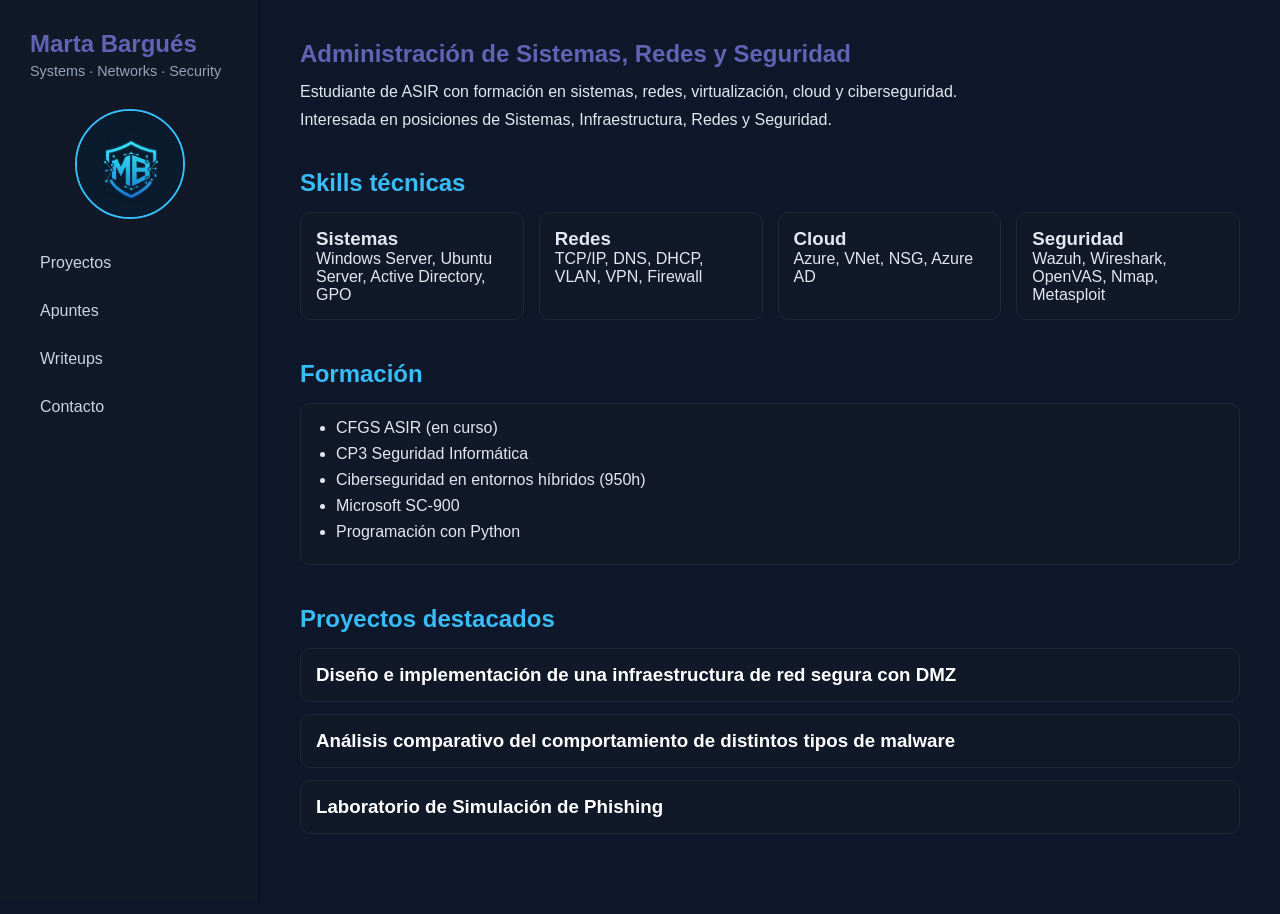
<file: index.html>
<!DOCTYPE html>
<html lang="es">
<head>
    <meta charset="UTF-8">
    <meta name="viewport" content="width=device-width, initial-scale=1.0">
    <title>Marta Bargués | Portfolio</title>
    <link rel="stylesheet" href="style.css">
</head>
<body>

<div class="layout">

    <aside class="sidebar">

        <div class="logo">
            <h2>Marta Bargués</h2>
            <p>Systems · Networks · Security</p>
            <img src="imagen3.png" alt="Marta Bargués" class="profile-photo">
        </div>

        <nav>
            <a href="proyectos.html">Proyectos</a>
            <a href="apuntes.html">Apuntes</a>
            <a href="writeups.html">Writeups</a>
            <a href="contacto.html">Contacto</a>
        </nav>

    </aside>

    <main class="content">

        <section class="hero">
            <h1>Administración de Sistemas, Redes y Seguridad</h1>

            <p>
                Estudiante de ASIR con formación en sistemas,
                redes, virtualización, cloud y ciberseguridad.
            </p>

            <p>
                Interesada en posiciones de Sistemas,
                Infraestructura, Redes y Seguridad.
            </p>
        </section>

        <section>
            <h2>Skills técnicas</h2>

            <div class="skills">

                <div class="card">
                    <h3>Sistemas</h3>
                    <p>Windows Server, Ubuntu Server, Active Directory, GPO</p>
                </div>

                <div class="card">
                    <h3>Redes</h3>
                    <p>TCP/IP, DNS, DHCP, VLAN, VPN, Firewall</p>
                </div>

                <div class="card">
                    <h3>Cloud</h3>
                    <p>Azure, VNet, NSG, Azure AD</p>
                </div>

                <div class="card">
                    <h3>Seguridad</h3>
                    <p>Wazuh, Wireshark, OpenVAS, Nmap, Metasploit</p>
                </div>

            </div>
        </section>

        <section>
            <h2>Formación</h2>

            <div class="card">
                <ul>
                    <li>CFGS ASIR (en curso)</li>
                    <li>CP3 Seguridad Informática</li>
                    <li>Ciberseguridad en entornos híbridos (950h)</li>
                    <li>Microsoft SC-900</li>
                    <li>Programación con Python</li>
                </ul>
            </div>
        </section>

        <section>
            <h2>Proyectos destacados</h2>

            <a class="project-card" href="#">
                <h3>Diseño e implementación de una infraestructura de red segura con DMZ</h3>
            </a>

            <a class="project-card" href="#">
                <h3>Análisis comparativo del comportamiento de distintos tipos de malware</h3>
            </a>

            <a class="project-card" href="#">
                <h3>Laboratorio de Simulación de Phishing</h3>
            </a>
        </section>

    </main>

</div>

</body>
</html>
</file>
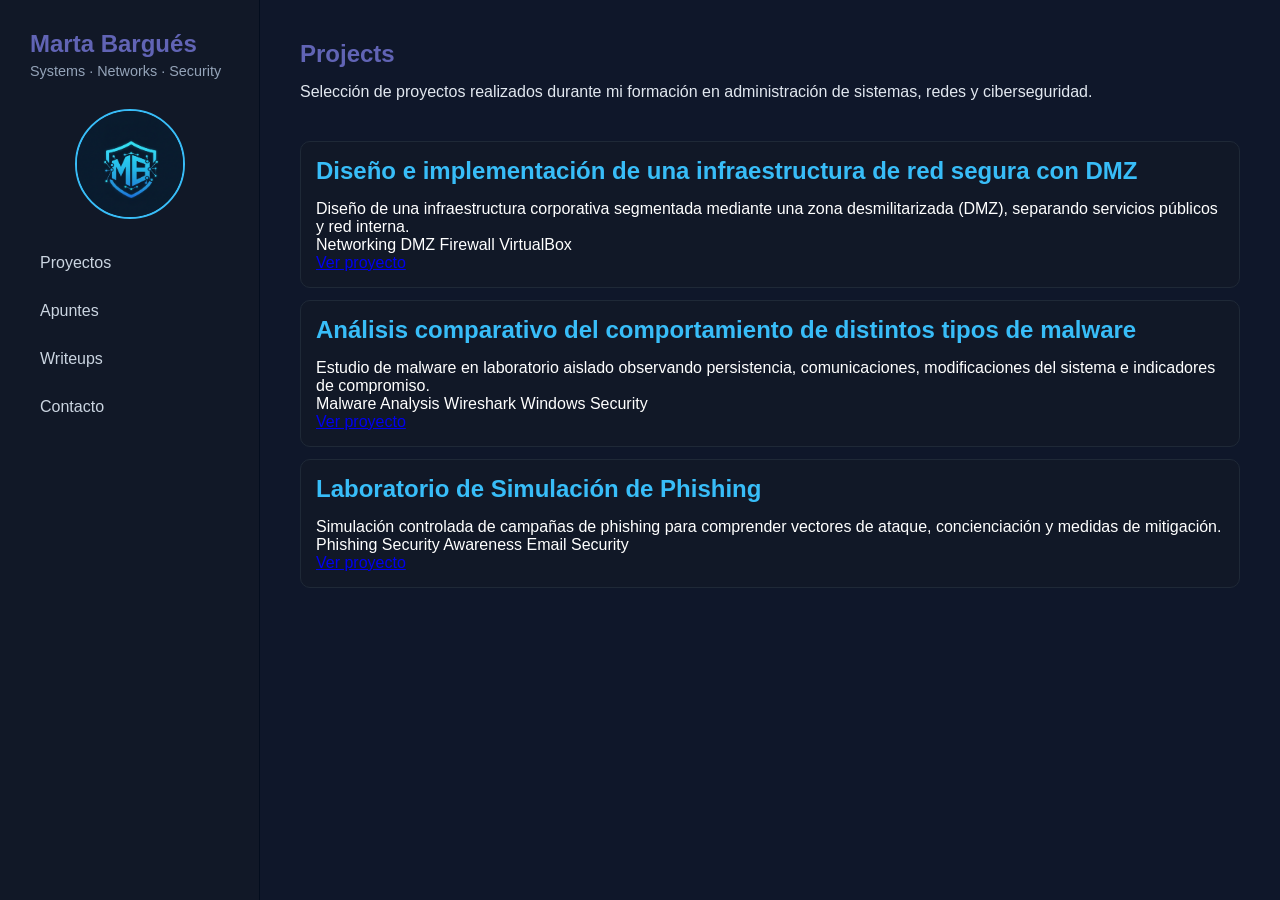
<file: proyectos.html>
<!DOCTYPE html>
<html lang="es">
<head>
    <meta charset="UTF-8">
    <meta name="viewport" content="width=device-width, initial-scale=1.0">
    <title>Projects | Marta Bargués</title>
    <link rel="stylesheet" href="style.css">
</head>
<body>

<div class="layout">

    <aside class="sidebar">

        <div class="logo">
            <h2>Marta Bargués</h2>
            <p>Systems · Networks · Security</p>

            <img src="imagen3.png" alt="Foto de perfil" class="profile-photo">
        </div>

        <nav>
            <a href="proyectos.html">Proyectos</a>
            <a href="apuntes.html">Apuntes</a>
            <a href="writeups.html">Writeups</a>
            <a href="contacto.html">Contacto</a>
        </nav>

    </aside>

    <main class="content">

        <section>
            <h1>Projects</h1>

            <p>
                Selección de proyectos realizados durante mi formación en
                administración de sistemas, redes y ciberseguridad.
            </p>
        </section>

        <!-- PROYECTO 1 -->

        <section class="project-card">

            <h2>Diseño e implementación de una infraestructura de red segura con DMZ</h2>

            <p>
                Diseño de una infraestructura corporativa segmentada mediante una
                zona desmilitarizada (DMZ), separando servicios públicos y red interna.
            </p>

            <div class="tags">
                <span>Networking</span>
                <span>DMZ</span>
                <span>Firewall</span>
                <span>VirtualBox</span>
            </div>

            <a class="project-button"
               href="https://github.com/TUUSUARIO/DMZ"
               target="_blank">
               Ver proyecto
            </a>

        </section>

        <!-- PROYECTO 2 -->

        <section class="project-card">

            <h2>Análisis comparativo del comportamiento de distintos tipos de malware</h2>

            <p>
                Estudio de malware en laboratorio aislado observando persistencia,
                comunicaciones, modificaciones del sistema e indicadores de compromiso.
            </p>

            <div class="tags">
                <span>Malware Analysis</span>
                <span>Wireshark</span>
                <span>Windows</span>
                <span>Security</span>
            </div>

            <a class="project-button"
               href="https://github.com/TUUSUARIO/malware-analysis"
               target="_blank">
               Ver proyecto
            </a>

        </section>

        <!-- PROYECTO 3 -->

        <section class="project-card">

            <h2>Laboratorio de Simulación de Phishing</h2>

            <p>
                Simulación controlada de campañas de phishing para comprender
                vectores de ataque, concienciación y medidas de mitigación.
            </p>

            <div class="tags">
                <span>Phishing</span>
                <span>Security Awareness</span>
                <span>Email Security</span>
            </div>

            <a class="project-button"
               href="https://github.com/TUUSUARIO/phishing-lab"
               target="_blank">
               Ver proyecto
            </a>

        </section>

    </main>

</div>

</body>
</html>
</file>
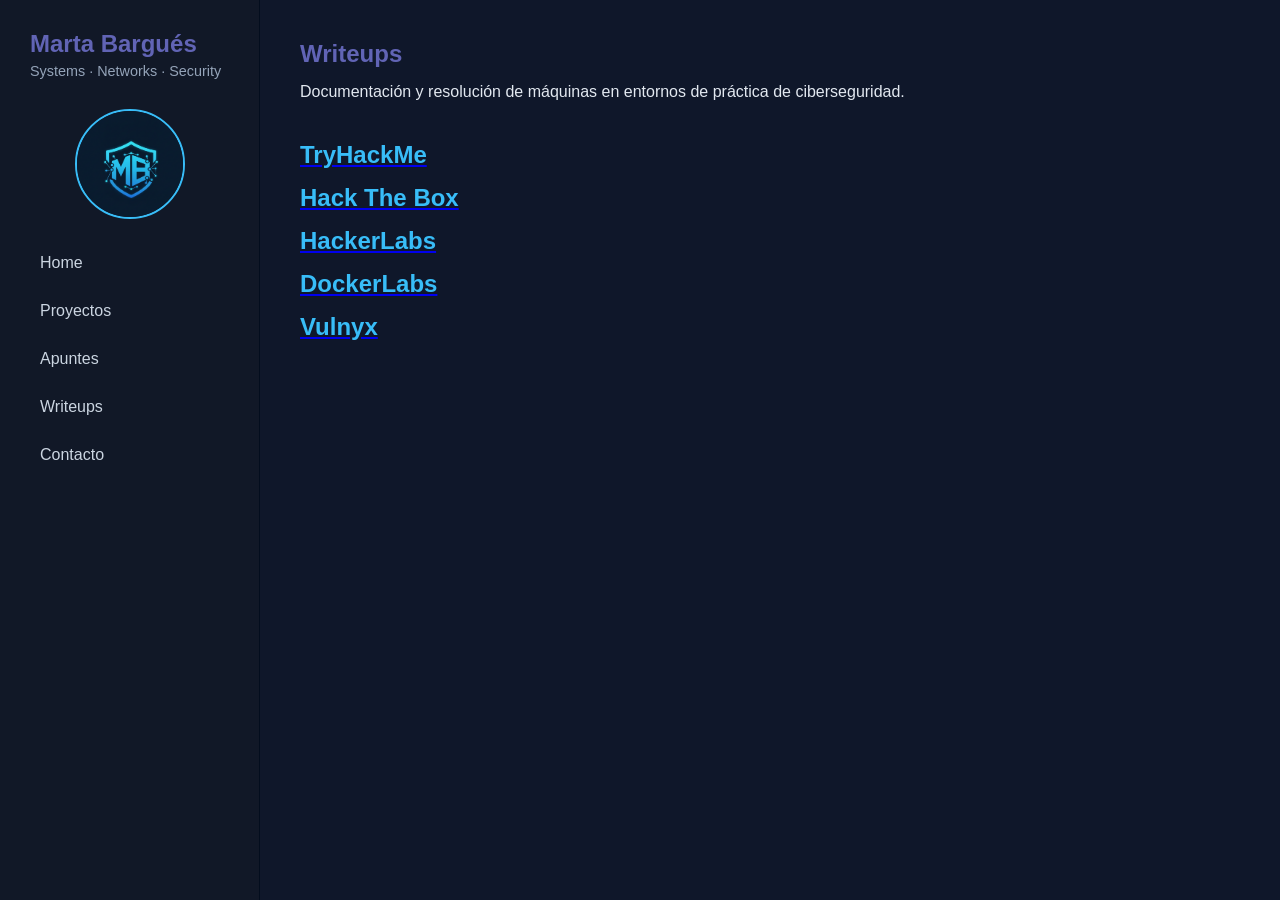
<file: writeups.html>
<!DOCTYPE html>
<html lang="es">
<head>
    <meta charset="UTF-8">
    <meta name="viewport" content="width=device-width, initial-scale=1.0">
    <title>Writeups | Marta Bargués</title>
    <link rel="stylesheet" href="style.css">
</head>
<body>

<div class="layout">

    <!-- SIDEBAR -->
    <aside class="sidebar">

        <div class="logo">
            <h2>Marta Bargués</h2>
            <p>Systems · Networks · Security</p>

            <img src="imagen3.png" class="profile-photo" alt="profile">
        </div>

       <nav>
            <a href="index.html">Home</a>
            <a href="proyectos.html">Proyectos</a>
            <a href="apuntes.html">Apuntes</a>
            <a href="writeups.html">Writeups</a>
            <a href="contacto.html">Contacto</a>
        </nav>

    </aside>

    <!-- CONTENT -->
    <main class="content">

        <section class="hero">
            <h1>Writeups</h1>
            <p>
                Documentación y resolución de máquinas en entornos de práctica
                de ciberseguridad.
            </p>
        </section>

        <section class="grid">

            <a class="platform-card" href="https://github.com/mabbosch/thm-writeups" target="_blank">
                <h2>TryHackMe</h2>
            </a>

            <a class="platform-card" href="https://github.com/mabbosch/htb-writeups" target="_blank">
                <h2>Hack The Box</h2>
                
            </a>

            <a class="platform-card" href="#" target="_blank">
                <h2>HackerLabs</h2>
               
            </a>

            <a class="platform-card" href="https://github.com/mabbosch/Dockerlabs" target="_blank">
                <h2>DockerLabs</h2>
               
            </a>


            <a class="platform-card" href="https://vulnyx.com" target="_blank">
                <h2>Vulnyx</h2>
            </a>

        </section>

    </main>

</div>

</body>
</html>
</file>
<file: style.css>
*{
    margin:0;
    padding:0;
    box-sizing:border-box;
}

body{
    background:#0f172a;
    color:#e2e8f0;
    font-family:Segoe UI, sans-serif;
}

.layout{
    display:flex;
    min-height:100vh;
}

.sidebar{
    width:260px;
    background:#111827;
    border-right:1px solid #030d1d;
    padding:30px;
    position:fixed;
    height:100%;
}

.logo h2{
    color:hwb(238 38% 29%);
    margin-bottom:5px;
}

.logo p{
    color:#94a3b8;
    font-size:0.9rem;
    margin-bottom:30px;
}

.sidebar nav{
    display:flex;
    flex-direction:column;
    gap:10px;
}

.sidebar nav a{
    color:#cbd5e1;
    text-decoration:none;
    padding:10px;
    border-radius:8px;
    transition:.2s;
}

.sidebar nav a:hover{
    background:#1f2937;
    color:#3186aa;
}

.content{
    margin-left:260px;
    padding:40px;
    width:100%;
}

section{
    margin-bottom:40px;
}

h1{
    margin-bottom:15px;
    color:hwb(238 38% 29%);
}

h2{
    margin-bottom:15px;
    color:#38bdf8;
}

.hero p{
    margin-bottom:10px;
}

.skills{
    display:grid;
    grid-template-columns:repeat(auto-fit,minmax(220px,1fr));
    gap:15px;
}

.card{
    background:#111827;
    border:1px solid #1f2937;
    border-radius:10px;
    padding:15px;
}

.project-card{
    display:block;
    background:#111827;
    border:1px solid #1f2937;
    border-radius:10px;
    padding:15px;
    margin-bottom:12px;
    text-decoration:none;
    color:white;
    transition:.2s;
}

.project-card:hover{
    border-color:#38bdf8;
    transform:translateY(-2px);
}

ul{
    padding-left:20px;
}

li{
    margin-bottom:8px;
}
.profile-photo{
    width:110px;
    height:110px;
    object-fit:cover;
    border-radius:50%;
    display:block;
    margin:15px auto 25px;
    border:2px solid #38bdf8;
}
</file>
